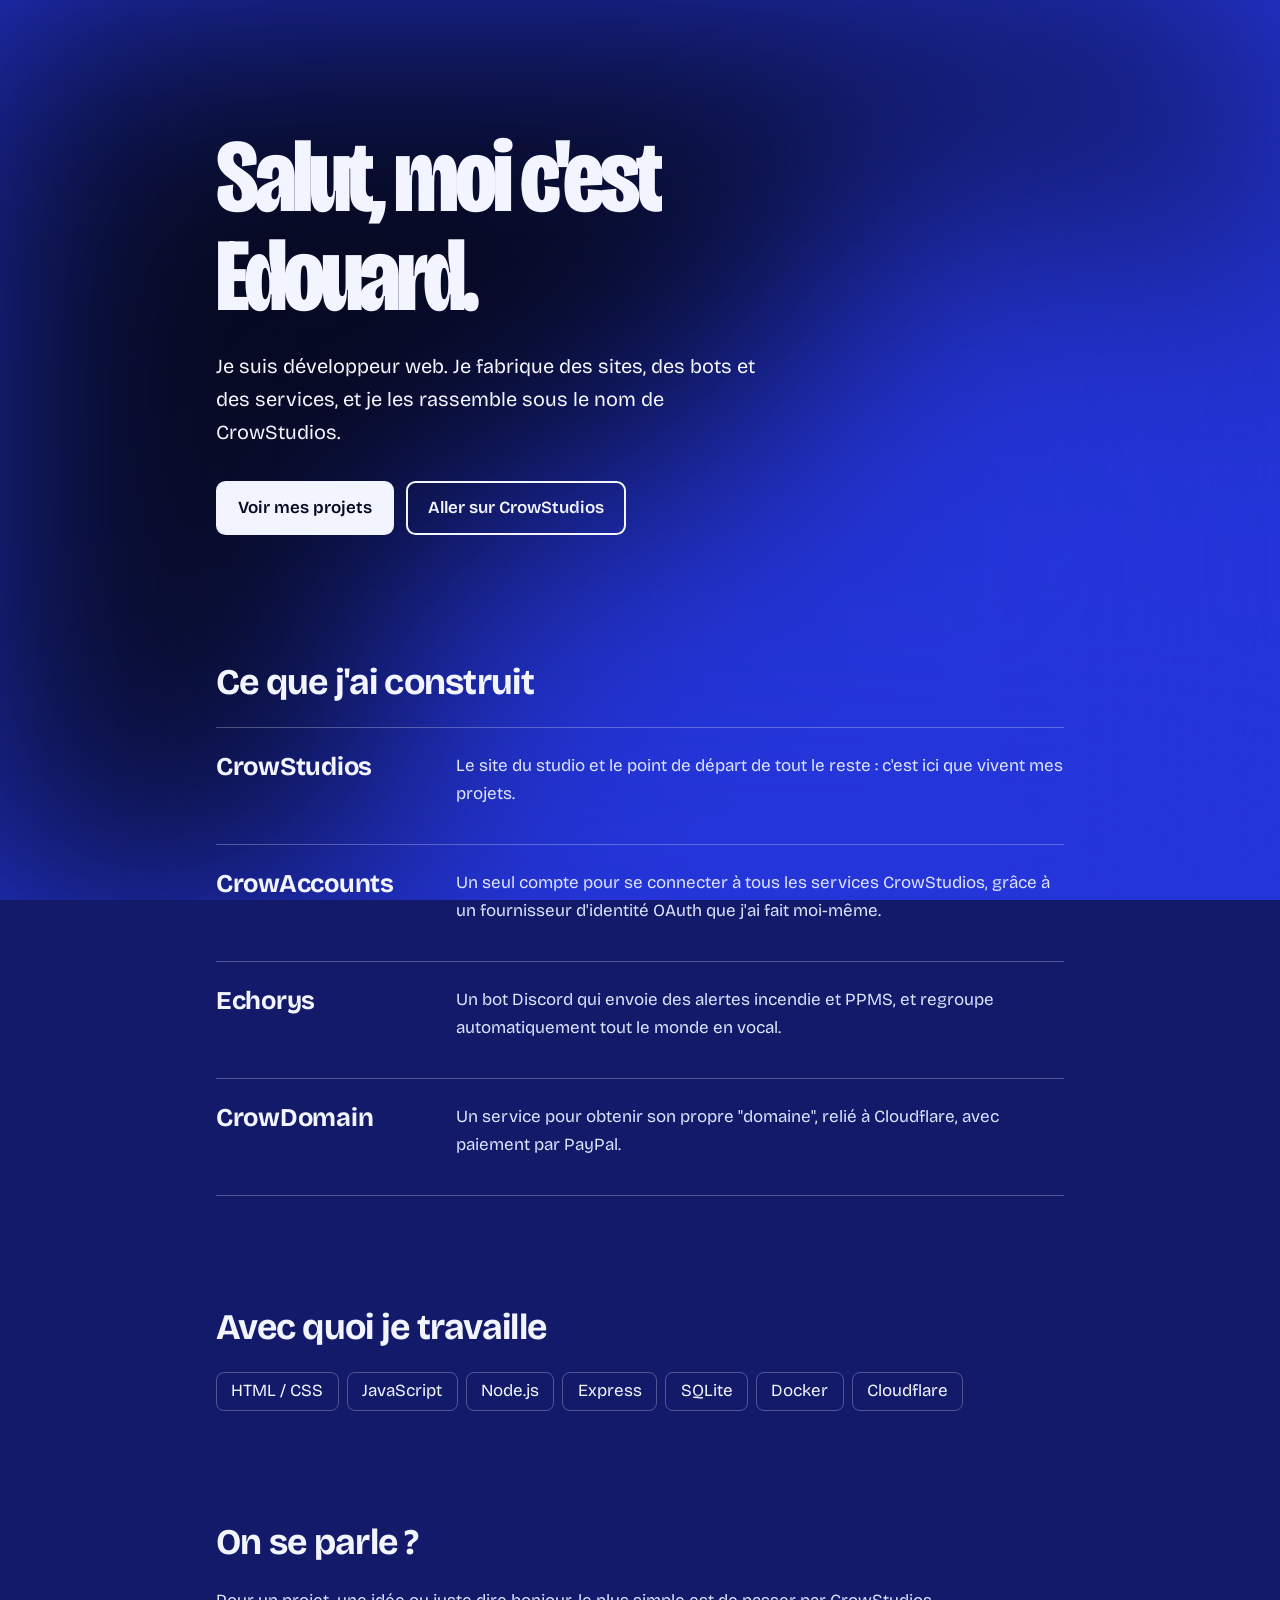
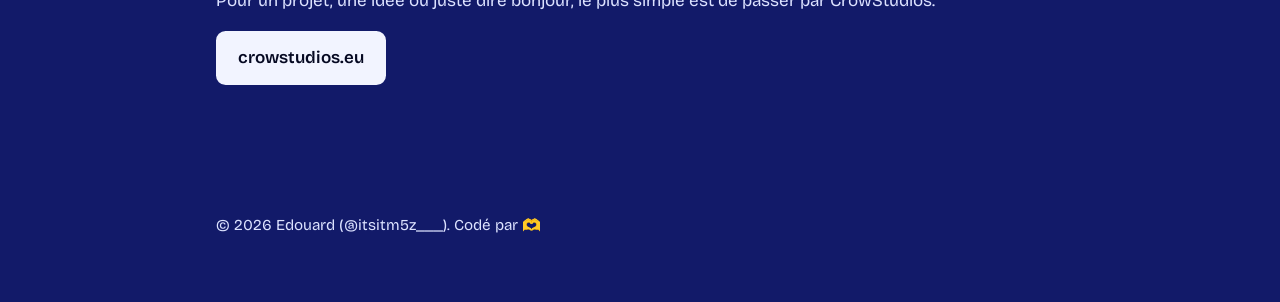
<file: index.html>
<!DOCTYPE html>
<html lang="fr">
<head>
<meta charset="utf-8">
<meta name="viewport" content="width=device-width, initial-scale=1, viewport-fit=cover">
<title>Saluuuuut ! - Edouard.</title>
<meta name="color-scheme" content="dark">
<link rel="preconnect" href="https://fonts.googleapis.com">
<link rel="preconnect" href="https://fonts.gstatic.com" crossorigin>
<link href="https://fonts.googleapis.com/css2?family=Bricolage+Grotesque:opsz,wght@12..96,300..800&display=swap" rel="stylesheet">
<link rel="stylesheet" href="style.css">
</head>
<body>
<header class="hero">
  <div class="wrap">
    <h1>Salut, moi c'est Edouard.</h1>
    <p>Je suis développeur web. Je fabrique des sites, des bots et des services, et je les rassemble sous le nom de CrowStudios.</p>
    <div class="btns">
      <a class="btn plein" href="#projets">Voir mes projets</a>
      <a class="btn" href="https://crowstudios.eu/" target="_blank" rel="noopener">Aller sur CrowStudios</a>
    </div>
  </div>
</header>

<main>
  <section id="projets">
    <div class="wrap">
      <h2>Ce que j'ai construit</h2>
      <div>
        <article class="projet">
          <h3><a href="https://crowstudios.eu/" target="_blank" rel="noopener">CrowStudios</a></h3>
          <div>
            <p>Le site du studio et le point de départ de tout le reste : c'est ici que vivent mes projets.</p>
          </div>
        </article>
        <article class="projet">
          <h3><a href="https://accounts.crowstudios.eu/" target="_blank" rel="noopener">CrowAccounts</a></h3>
          <div>
            <p>Un seul compte pour se connecter à tous les services CrowStudios, grâce à un fournisseur d'identité OAuth que j'ai fait moi-même.</p>
          </div>
        </article>
        <article class="projet">
          <h3>Echorys</h3>
          <div>
            <p>Un bot Discord qui envoie des alertes incendie et PPMS, et regroupe automatiquement tout le monde en vocal.</p>
          </div>
        </article>
        <article class="projet">
          <h3><a href="https://domain.crowstudios.eu/" target="_blank" rel="noopener">CrowDomain</a></h3>
          <div>
            <p>Un service pour obtenir son propre "domaine", relié à Cloudflare, avec paiement par PayPal.</p>
          </div>
        </article>
      </div>
    </div>
  </section>

  <section>
    <div class="wrap">
      <h2>Avec quoi je travaille</h2>
      <ul class="stack">
        <li>HTML / CSS</li><li>JavaScript</li><li>Node.js</li><li>Express</li><li>SQLite</li><li>Docker</li><li>Cloudflare</li>
      </ul>
    </div>
  </section>

  <section>
    <div class="wrap">
      <h2>On se parle ?</h2>
      <p>Pour un projet, une idée ou juste dire bonjour, le plus simple est de passer par CrowStudios.</p>
      <div class="btns"><a class="btn plein" href="https://crowstudios.eu/" target="_blank" rel="noopener">crowstudios.eu</a></div>
    </div>
  </section>
</main>

<footer>
  <div class="wrap"><p>© 2026 Edouard (@itsitm5z___). Codé par 🫶</p></div>
</footer>
</body>
</html>
</file>
<file: style.css>
:root{
  --nuit:#060922;
  --indigo:#121A69;
  --royal:#2435DA;
  --brume:#F2F4FF;
  --texte:#DCE2FF;
  --trait:rgba(242,244,255,.28);
  box-sizing:border-box;
  padding-top:env(safe-area-inset-top,0px);
  padding-bottom:env(safe-area-inset-bottom,0px);
}
*,*::before,*::after{box-sizing:inherit}
html{scroll-padding-top:env(safe-area-inset-top,0px);scroll-behavior:smooth;color-scheme:dark;background:var(--indigo)}

body::before{
  content:"";position:fixed;inset:0;z-index:-1;
  background:var(--indigo) url("fond.png") center/cover no-repeat;
}
body{
  margin:0;color:var(--texte);
  font-family:"Bricolage Grotesque",system-ui,-apple-system,"Segoe UI",sans-serif;
  font-size:1.0625rem;line-height:1.65;
}
a{color:var(--brume);text-underline-offset:.2em}
a:hover{text-decoration-thickness:2px}
:focus-visible{outline:3px solid var(--brume);outline-offset:3px;border-radius:4px}
.wrap{max-width:56rem;margin:0 auto;padding:0 1.5rem}

.hero{padding:8rem 0 4.5rem}
.hero h1{
  margin:0;color:var(--brume);max-width:14ch;
  font-size:clamp(2.75rem,10vw,6.5rem);line-height:.95;
  font-weight:800;font-stretch:75%;letter-spacing:-.04em;
}
.hero p{margin:1.5rem 0 2rem;max-width:34rem;font-size:1.25rem;color:var(--brume)}
.btns{display:flex;flex-wrap:wrap;gap:.75rem}
.btn{
  display:inline-block;padding:.7rem 1.25rem;border-radius:.6rem;font-weight:600;text-decoration:none;
  border:2px solid var(--brume);color:var(--brume);
}
.btn:hover{background:rgba(242,244,255,.14)}
.btn.plein{background:var(--brume);color:var(--nuit)}
.btn.plein:hover{background:#fff}

section{padding:3.5rem 0}
h2{margin:0 0 1.5rem;color:var(--brume);font-size:clamp(1.6rem,4vw,2.25rem);line-height:1.1;font-weight:700;letter-spacing:-.02em}
p{margin:0 0 1rem}

/* Projets : de simples lignes, sans cartes */
.projet{
  display:grid;grid-template-columns:13rem 1fr;gap:.5rem 2rem;align-items:start;
  padding:1.5rem 0;border-top:1px solid var(--trait);
}
.projet:last-child{border-bottom:1px solid var(--trait)}
.projet h3{margin:0;color:var(--brume);font-size:1.6rem;font-weight:700;line-height:1.2;letter-spacing:-.01em}
.projet h3 a{color:inherit;text-decoration:none}
.projet h3 a:hover{text-decoration:underline;text-decoration-thickness:2px}
.projet p{margin:0 0 .75rem}
.tags{display:flex;flex-wrap:wrap;gap:.4rem;margin:0;padding:0;list-style:none}
.tags li{font-size:.85rem;padding:.05rem .6rem;border-radius:.4rem;border:1px solid var(--trait);color:var(--brume)}

.stack{display:flex;flex-wrap:wrap;gap:.5rem;margin:0;padding:0;list-style:none}
.stack li{padding:.3rem .9rem;border-radius:.5rem;border:1px solid var(--trait);color:var(--brume)}

footer{padding:2.5rem 0 4rem;margin-top:2rem;font-size:.95rem}
footer p{margin:0}

@media (max-width:640px){
  .hero{padding-top:6rem}
  .projet{grid-template-columns:1fr;gap:.25rem}
}
@media (prefers-reduced-motion:reduce){html{scroll-behavior:auto}}
</file>
